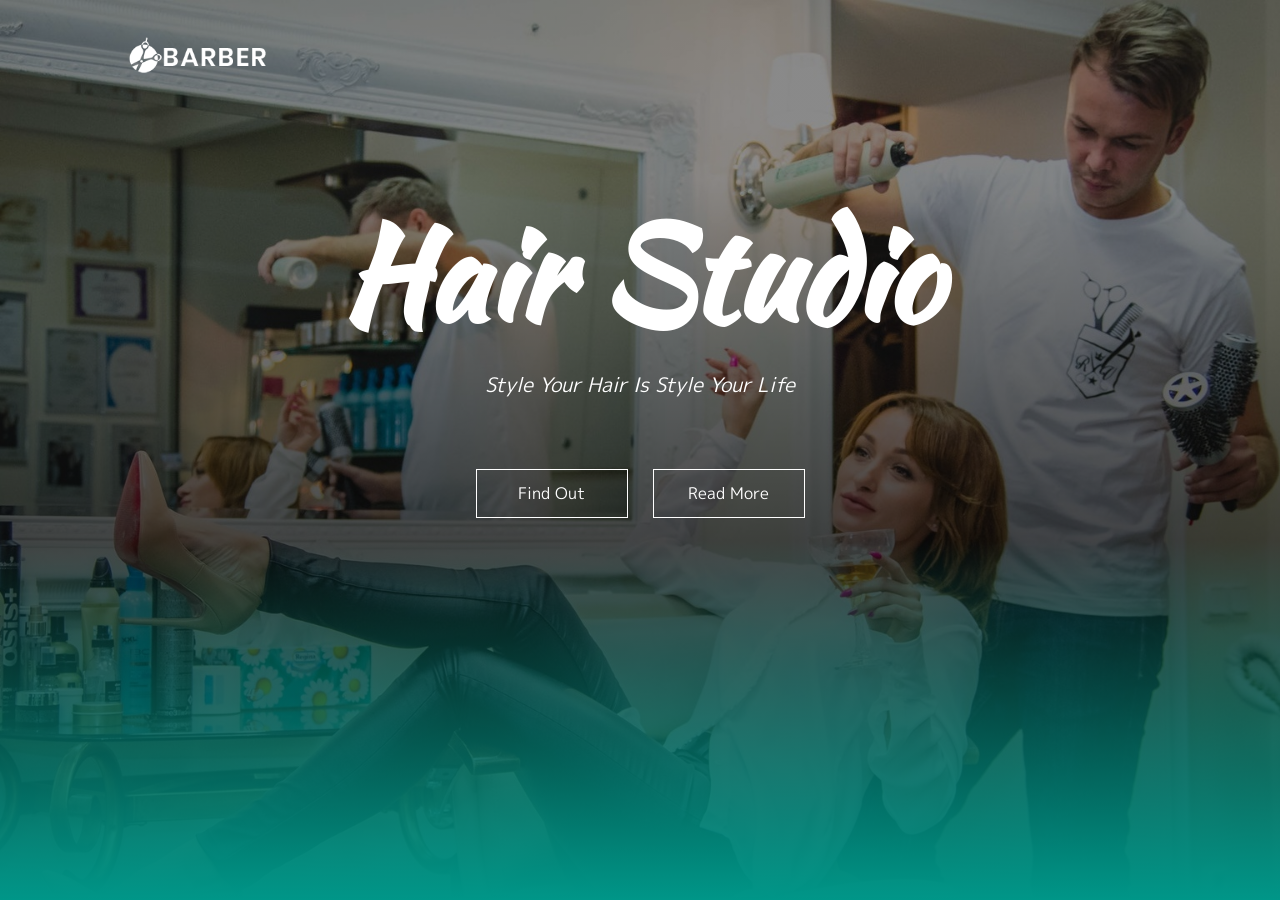
<file: Barber-shop-project/index.html>
<!DOCTYPE html>
<html lang="en">
<head>
    <meta charset="UTF-8">
    <meta http-equiv="X-UA-Compatible" content="IE=edge">
    <meta name="viewport" content="width=device-width, initial-scale=1.0">
    <title>Barber Shop web-design</title>
    <link rel="preconnect" href="https://fonts.gstatic.com">
    <link href="https://fonts.googleapis.com/css2?family=Kaushan+Script&family=M+PLUS+1p:wght@400;500&display=swap" rel="stylesheet">
    <style>
        *{
            margin: 0;
            padding: 0;
            font-family: 'M PLUS 1p', sans-serif;
        }
        .banner{
            background: linear-gradient(rgba(0,0,0,.4) 20%,rgba(0,0,0,.68) 60%, #009688), url(./Barber_Shop_img/banner.jpg);
            background-position: center;
            background-size: cover;
            height: 100vh;
        }
        .logo{
            width: 140px;
            position: absolute;
            top: 4%;
            left: 10%;
        }
        .banner-text{
            text-align: center;
            color: #fff;
            padding-top: 180px;
        }
        .banner-text h1{
            font-size: 130px;
            font-family: 'Kaushan Script', cursive;
        }
        .banner-text p{
            font-size: 20px;
            font-style: italic;
        }
        .banner-btn{
            margin: 70px auto 0;
        }
        .banner-btn a{
            width: 150px;
            display: inline-block;
            text-decoration: none;
            color: #fff;
            border: .5px solid #fff;
            padding: 12px 0;
            margin: 0 10px;
            position: relative;
            z-index: 1;
            transition: .3s;
        }
        .banner-btn a span{
            width: 0%;
            height: 100%;
            background-color: #fff;
            position: absolute;
            top:0;
            left:0;
            z-index: -1;
            transition: .3s;
        }
        .banner-btn a:hover span{
            width: 100%;
        }
        .banner-btn a:hover{
            color: #000;
        }
    </style>
</head>
<body>
    <section class="banner">
        <img class="logo" src="./Barber_Shop_img/logo.png" alt="logo">
        <div class="banner-text">
            <h1>Hair Studio</h1>
            <p>Style Your Hair Is Style Your Life</p>
            <div class="banner-btn">
                <a href="#"><span></span>Find Out</a>
                <a href="#"><span></span>Read More</a>
            </div>
        </div>
    </section>
</body>
</html>
</file>
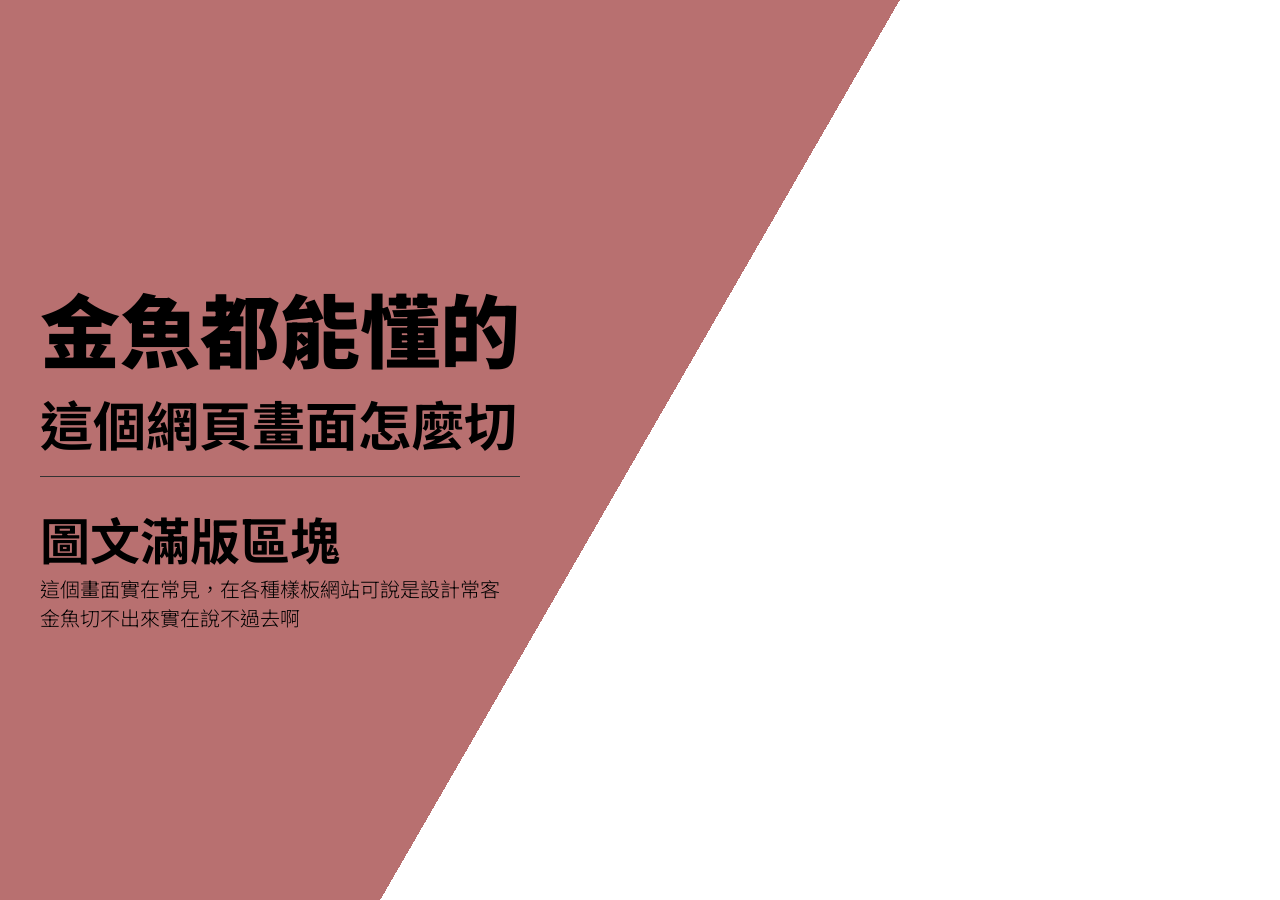
<file: practice-2.html>
<!DOCTYPE html>
<html lang="en">
<head>
    <meta charset="UTF-8">
    <meta http-equiv="X-UA-Compatible" content="IE=edge">
    <meta name="viewport" content="width=device-width, initial-scale=1.0">
    <title>圖文滿版區塊</title>
    <link rel="preconnect" href="https://fonts.gstatic.com">
    <link href="https://fonts.googleapis.com/css2?family=Noto+Sans+TC:wght@300;700;900&display=swap" rel="stylesheet">
    <style type="text/css">
    *{
        margin: 0;
        padding: 0;
        list-style: none;
        font-family: 'Noto Sans TC', sans-serif;
    }
    .banner{
        width: 100%;
        height: 100vh;
        background-color: #ccc;
        background: linear-gradient(120deg, #B87070	50%, transparent 50%) center center / 100% 100%,
        url("https://picsum.photos/seed/picsum/1200/600") right center / auto 100%;

        
    }
    .container{
        width: 1200px;
        height: 100%;
        margin: auto;

    }
    .banner-txt{
        height: 100%;
        display: flex;
        flex-direction: column;
        justify-content: center;
        align-items: flex-start;
    }
    .banner-txt h1{
        font-size: 80px;
        border-bottom: 1px solid #333;
        margin-bottom: 10px;
        font-weight: 900;
    }
    .banner-txt h1 small{
        display: block;
        font-size: 53px;
        margin-bottom: 15px;
        font-weight: 700;
    } 
    .banner-txt h2{
        font-size: 50px;
        margin-top: 15px;
        font-weight: 700;
    }
    .banner-txt p{
        font-size: 20px;
        font-weight: 300;
    }
    </style>

</head>
<body>

    <div class="banner">
        <div class="container">
            <div class="banner-txt">
                <h1>金魚都能懂的
                    <small>
                        這個網頁畫面怎麼切
                    </small>
                </h1>
                <h2>圖文滿版區塊</h2>
                <p>這個畫面實在常見，在各種樣板網站可說是設計常客
                    <br>
                    金魚切不出來實在說不過去啊
                </p>
            </div>
        </div>
    </div>
</body>
</html>
</file>
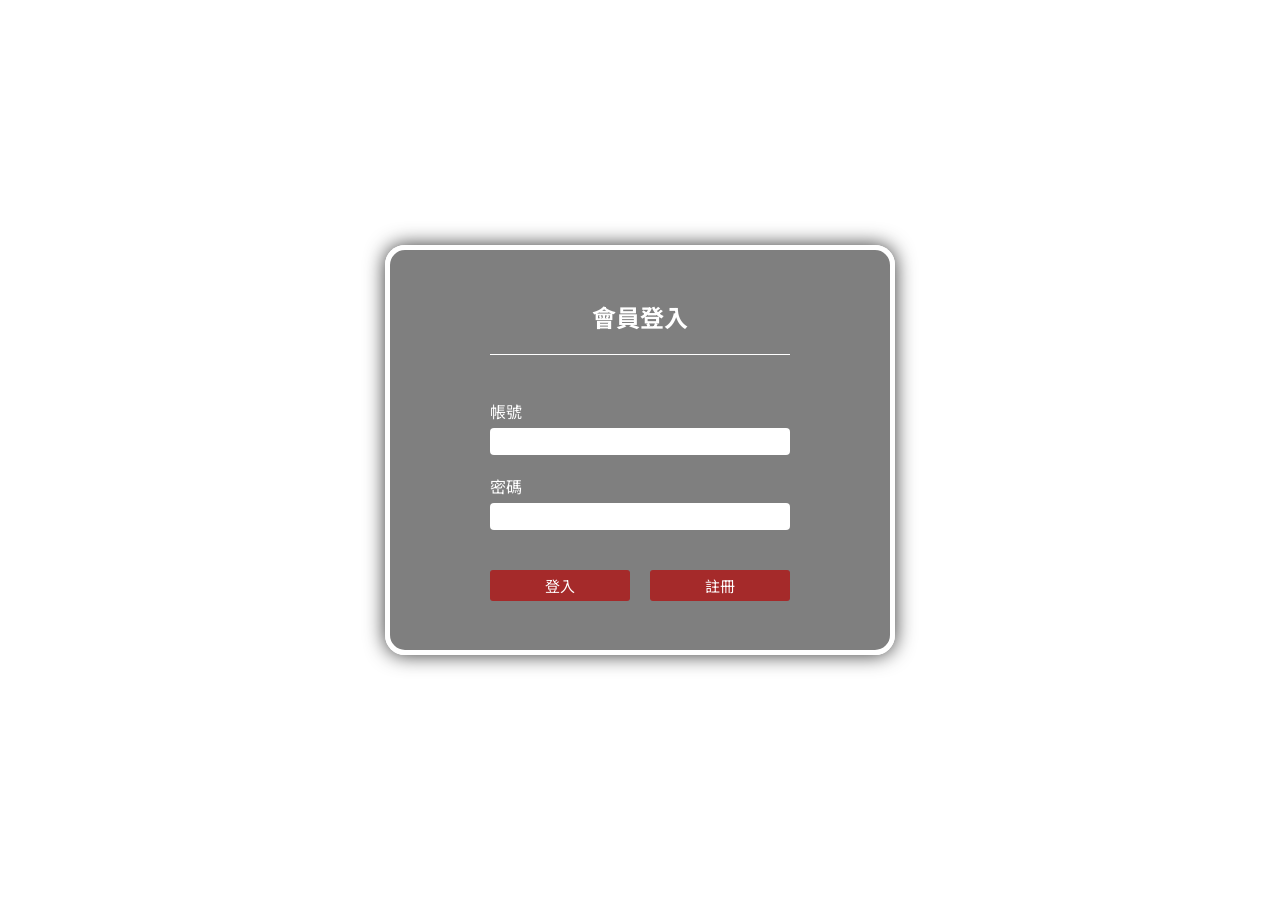
<file: practice-4.html>
<!DOCTYPE html>
<html lang="en">
<head>
    <meta charset="UTF-8">
    <meta http-equiv="X-UA-Compatible" content="IE=edge">
    <meta name="viewport" content="width=device-width, initial-scale=1.0">
    <title>Document</title>
    <link rel="preconnect" href="https://fonts.gstatic.com">
    <link rel="preconnect" href="https://fonts.gstatic.com">
<link href="https://fonts.googleapis.com/css2?family=Noto+Sans+TC:wght@100;700&display=swap" rel="stylesheet">  
    <style>
        *{
            margin: 0;
            padding: 0;
            list-style: none;
            font-family: 'Noto Sans TC', sans-serif;
        }
        html, body{
            height: 100%;
        }
        body{
           background: url(https://picsum.photos/800/600) center / cover; 
            display: flex;
            justify-content: center;
            align-items: center;
        }
        .login{
            width: 500px;
            height: 400px;
            background-color: rgba(0,0,0, .5);
            border: 5px solid #fff;
            border-radius: 20px;
            box-shadow: 0 0 20px rgba(0,0,0,.8);
            backdrop-filter: blur(3px);
            display: flex;
            justify-content: center;
            align-items: center;
        }
        .form{
            width: 300px;
            color: #fff;     
        }
        .form h2{
            margin-bottom: 40px;
            text-align: center;
            padding-bottom: 20px;
            border-bottom: 1px solid #fff;
        }
        .form .group{
            margin-bottom: 15px;
        }
        .form label{
            line-height: 2;
        }
        .form input{
            width: 100%;
            border-radius: 4px;
            border: none;
            line-height: 2;
        }
        .form .btn-group{
            margin-top: 40px;
            font-size: 0;
            text-align: center;
        }
        .form .btn{
            font-size: 15px;
            font-weight: 400;
            width: 140px;
            padding: 5px 0;
            background-color: brown;
            border-radius: 3px;
            border: none;
            color: #fff;
        }
        .btn + .btn{
            margin-left: 20px;
        }
    </style>
</head>
<body>
    <div class="login">
        <div class="form">
            <h2>會員登入</h2>
            <div class="group">
                <label for="user_id">帳號</label>
                <input type="text" name="" id="user_id">
            </div>
            <div class="group">
                <label for="user_password">密碼</label>
                <input type="text" name="" id="user_password">
            </div>
            <div class="btn-group">
                <button class="btn">登入</button>
                <button class="btn">註冊</button>
            </div>
        </div>
    </div>
</body>
</html>
</file>
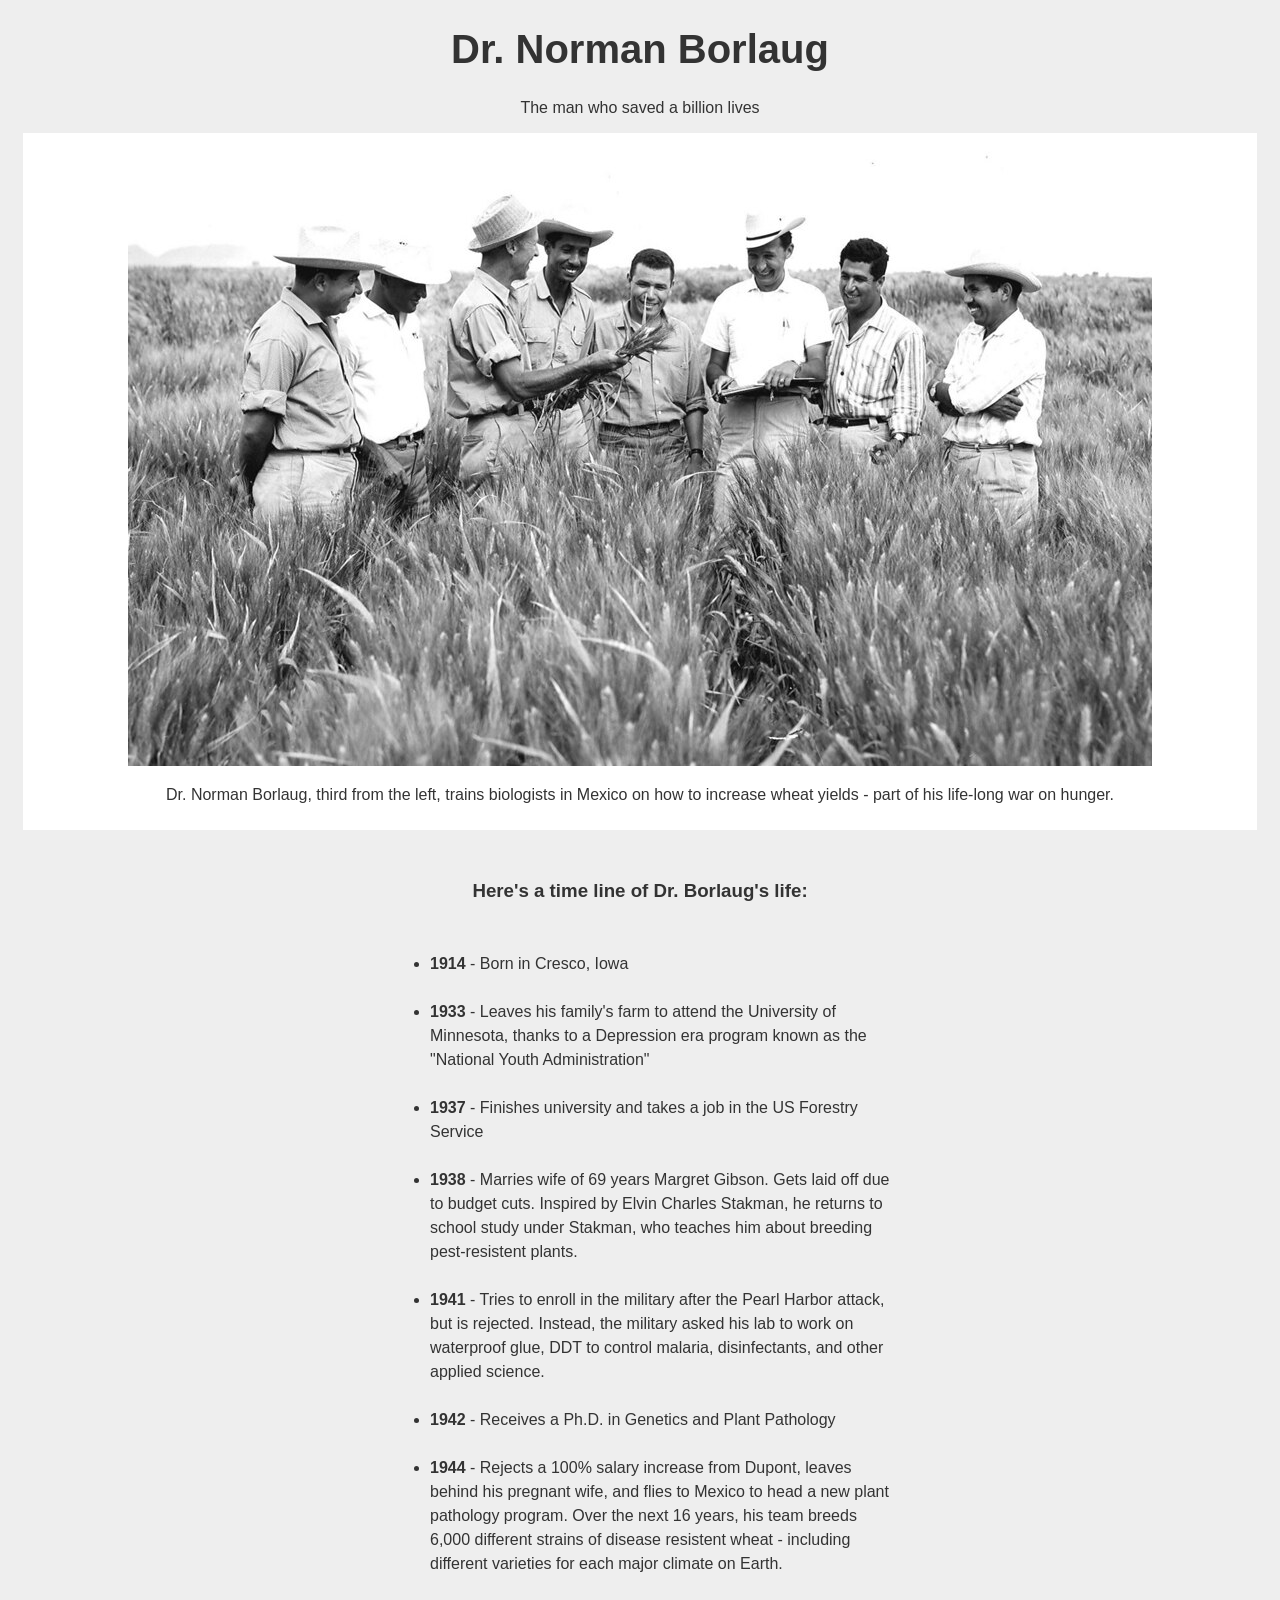
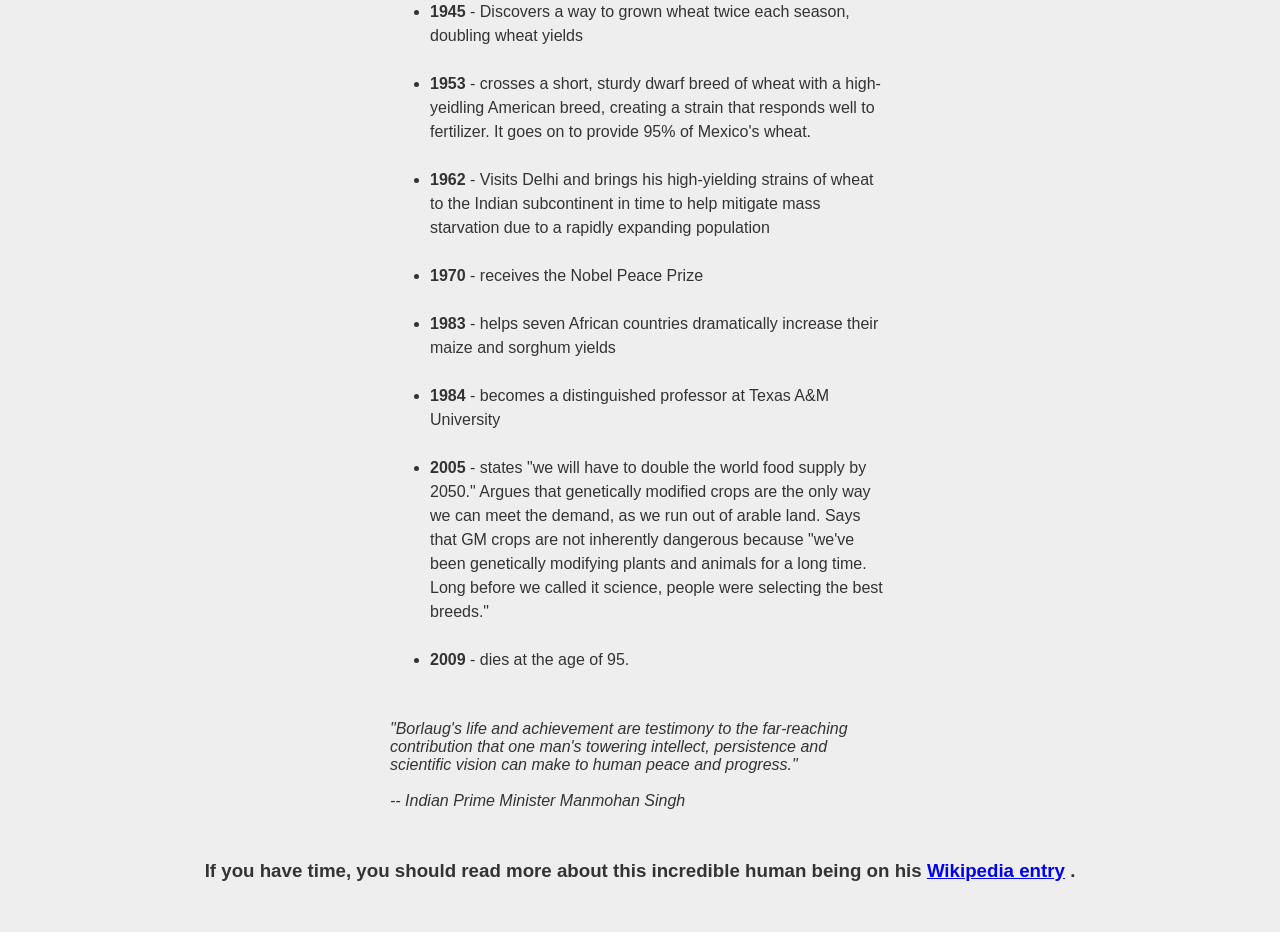
<file: tribute.html>
<!DOCTYPE html>
<html lang="en">
<head>
    <meta charset="UTF-8">
    <meta http-equiv="X-UA-Compatible" content="IE=edge">
    <meta name="viewport" content="width=, initial-scale=1.0">
    <title>Document</title>
    <style>
        body{
            font-family: -apple-system, BlinkMacSystemFont, 'Segoe UI', 'Roboto',
    'Helvetica Neue', Arial, sans-serif;
            background-color: #eee;
            color: #333
        }
    /* css selector */
        h1, p, h3{
            text-align: center;
        }
        h1{
            font-size: 2.5em;
        }
        #cover-block{
            margin: 0 15px 0 15px;
            background-color: #fff;
            padding: 10px;
            text-align: center;

        }
        #cover-block img{
            max-width: 97%;
        }
        h3{
            margin: 50px 0 50px 0;
        }
        #ul-block{
            /* line-height: 1.5em;*/
            max-width: 500px;
            margin: 0 auto 0 auto;
        }
        li{
            margin: 0 0 1.5em 0;
            line-height: 1.5em; 
        }
        #quote-block{
            max-width: 500px;
            margin: 3em auto 3em auto;
            /*text-align: left;*/          
        }
    </style>
</head>
<body>
    <h1>Dr. Norman Borlaug</h1>
    <p>The man who saved a billion lives</p>

    <div id='cover-block'>
        <img src="./img/tribute-image.jpg" alt="tribute-img">
    <p>Dr. Norman Borlaug, third from the left, trains biologists in Mexico on how to increase wheat yields - part of his life-long war on hunger.</p>
    </div>

    <h3>Here's a time line of Dr. Borlaug's life:</h3>
    
    <div id='ul-block'>
        <ul>
        <li><b>1914</b> - Born in Cresco, Iowa</li>
        <li><b>1933</b> - Leaves his family's farm to attend the University of Minnesota, thanks to a Depression era program known as the "National Youth Administration"</li>
        <li><b>1937</b> - Finishes university and takes a job in the US Forestry Service</li>
        <li><b>1938</b> - Marries wife of 69 years Margret Gibson. Gets laid off due to budget cuts. Inspired by Elvin Charles Stakman, he returns to school study under Stakman, who teaches him about breeding pest-resistent plants.</li>
        <li><b>1941</b> - Tries to enroll in the military after the Pearl Harbor attack, but is rejected. Instead, the military asked his lab to work on waterproof glue, DDT to control malaria, disinfectants, and other applied science.</li>
        <li><b>1942</b> - Receives a Ph.D. in Genetics and Plant Pathology</li>
        <li><b>1944</b> - Rejects a 100% salary increase from Dupont, leaves behind his pregnant wife, and flies to Mexico to head a new plant pathology program. Over the next 16 years, his team breeds 6,000 different strains of disease resistent wheat - including different varieties for each major climate on Earth.</li>
        <li><b>1945</b> - Discovers a way to grown wheat twice each season, doubling wheat yields</li>
        <li><b>1953</b> - crosses a short, sturdy dwarf breed of wheat with a high-yeidling American breed, creating a strain that responds well to fertilizer. It goes on to provide 95% of Mexico's wheat.</li>
        <li><b>1962</b> - Visits Delhi and brings his high-yielding strains of wheat to the Indian subcontinent in time to help mitigate mass starvation due to a rapidly expanding population</li>
        <li><b>1970</b> - receives the Nobel Peace Prize</li>
        <li><b>1983</b> - helps seven African countries dramatically increase their maize and sorghum yields</li>
        <li><b>1984</b> - becomes a distinguished professor at Texas A&M University</li>
        <li><b>2005</b> - states "we will have to double the world food supply by 2050." Argues that genetically modified crops are the only way we can meet the demand, as we run out of arable land. Says that GM crops are not inherently dangerous because "we've been genetically modifying plants and animals for a long time. Long before we called it science, people were selecting the best breeds."</li>
        <li><b>2009</b> - dies at the age of 95.</li>
    </ul>
    </div>

    <div id='quote-block'>
    <i>"Borlaug's life and achievement are testimony to the far-reaching contribution that one man's towering intellect, persistence and scientific vision can make to human peace and progress."</i>
    <br><br>
    <i>-- Indian Prime Minister Manmohan Singh</i>
    </div>

    <h3><b>If you have time, you should read more about this incredible human being on his <a href="https://en.wikipedia.org/wiki/Norman_Borlaug" target="blank"> Wikipedia entry</a> .</b></h3>
</body>
</html>
</file>
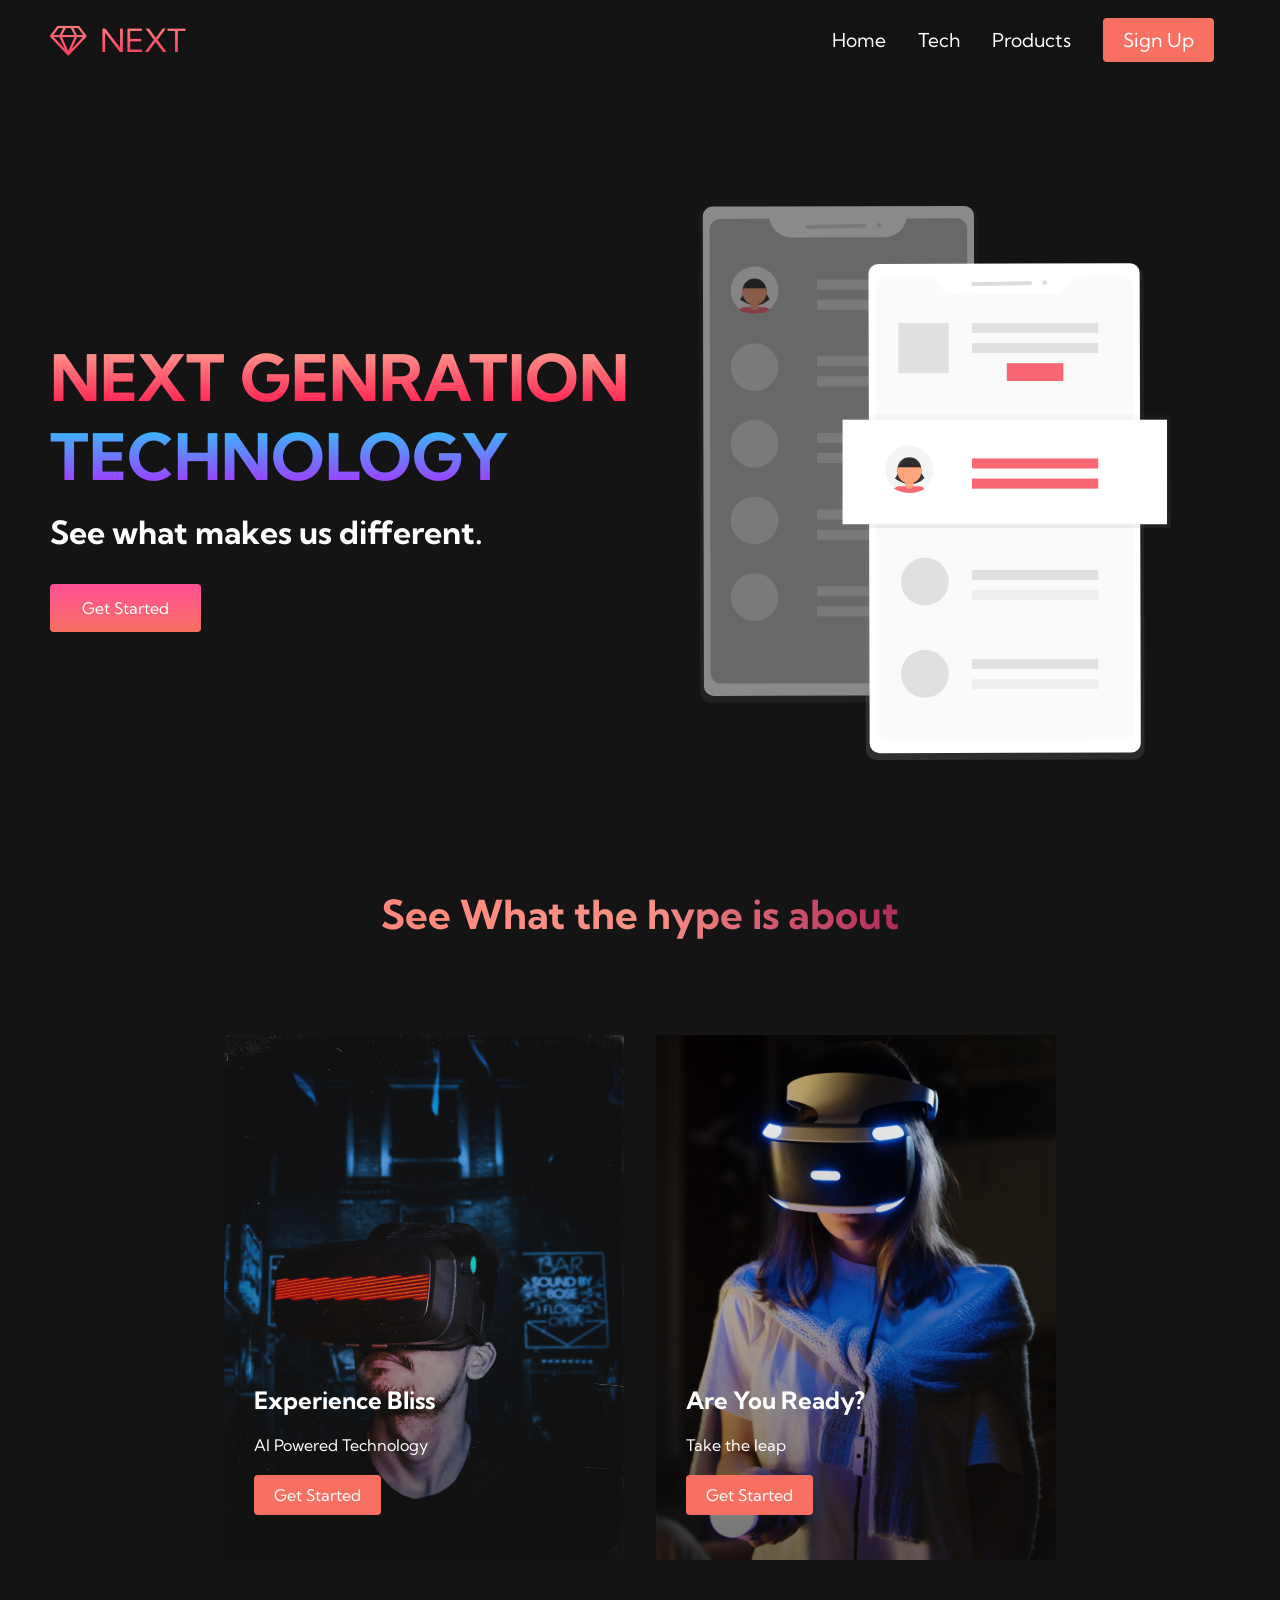
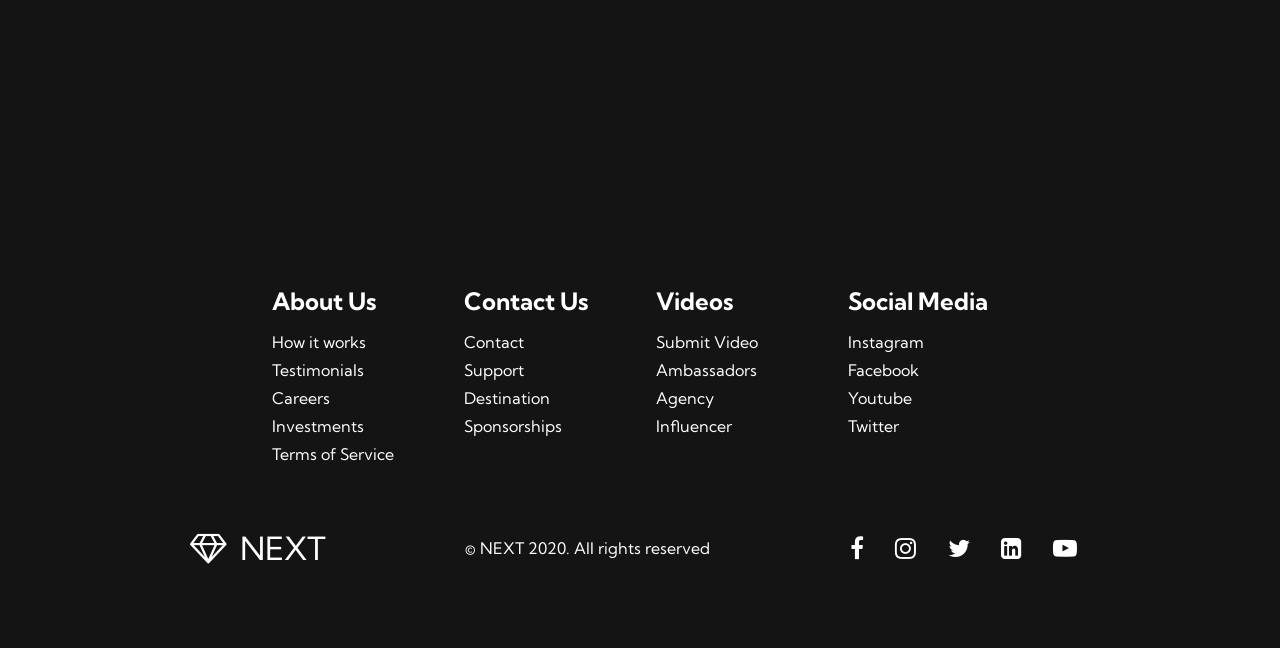
<file: Next-Tech-project/Next-Tech.html>
<!DOCTYPE html>
<html lang="en">
<head>
    <meta charset="UTF-8">
    <meta http-equiv="X-UA-Compatible" content="IE=edge">
    <meta name="viewport" content="width=device-width, initial-scale=1.0">
    <title>Next-Tech-Project</title>
    <link rel="stylesheet" href="https://maxcdn.bootstrapcdn.com/font-awesome/4.7.0/css/font-awesome.min.css">
    <link rel="preconnect" href="https://fonts.googleapis.com">
    <link rel="preconnect" href="https://fonts.gstatic.com" crossorigin>
    <link href="https://fonts.googleapis.com/css2?family=Kumbh+Sans:wght@400;700&display=swap" rel="stylesheet">
    <style>
        *{
            box-sizing: border-box;
            margin: 0;
            padding: 0;
            font-family: 'Kumbh Sans', sans-serif;
        }
        .navbar{
            background: #131313;
            height: 80px;
            display: flex;
            justify-content: center;
            align-items: center;
            font-size: 1.2rem;
            position: sticky;
            top: 0;
            z-index: 999;
            /*999是為了讓navbar永遠都在最上方*/
        }
        .navbar_container{
            display: flex;
            justify-content: space-between;
            height: 80px;
            z-index: 1;
            width: 100%;
            max-width: 1300px;
            margin: 0 auto;
            padding: 0 50px;
        }
        #navbar_logo{
            background-color: #ff8177;
            background-image: linear-gradient(to top, #ff0844 0%, #ffb199 100%);
            background-size: 100%;
            -webkit-background-clip: text;
            -moz-background-clip: text;
            /*-webkit-text-fill-color: transparent;*/
            /*-moz-text-fill-color: transparent;*/
            color: transparent;
            display: flex;
            align-items: center;
            cursor: pointer;
            text-decoration: none;
            font-size: 2rem;
        }
        .fa{
            margin-right: .8rem;
        }
        .navbar_menu{
            display: flex;
            align-items: center;
            list-style: none;
            text-align: center;
        }
        .navbar_item{
           height: 80px;  
        }
        .navbar_links{
            color: #fff;
            display: flex;
            justify-content: center;
            align-items: center;
            text-decoration: none;
            padding: 0 1rem;
            height: 100%;
        }
        .navbar_btn{
            display: flex;
            justify-content: center;
            align-items: center;
            padding: 0 1rem;
            width: 100%;
        }
        .button{
            display: flex;
            justify-content: center;
            align-items: center;
            text-decoration: none;
            padding: 10px 20px;
            width: 100%;
            height: 100%;
            border: none;
            outline: none;
            border-radius: 4px;
            background-color: #f77062;
            color: #fff;
        }
        .button:hover{
            background-color: #c23222;
            transition: all .3s ease;
        }
        .navbar_links:hover{
            color: #f77062;
            transition: all .3s ease;
        }
        @media screen and (max-width: 960px) {
            .navbar_container{
                display: flex;
                justify-content: space-between;
                height: 80px;
                z-index: 1;
                width: 100%;
                max-width: 1300px;
                padding: 0;
            }
            .navbar_menu{
                display: grid;
                grid-template-columns: auto; 
                margin: 0;
                width: 100%;
                position: absolute;
                top: -1000px;
                opacity: 0;
                transition: all .5s ease;
                height: 50vh;
                z-index: -1;
                background: #131313;
            }
            .navbar_menu.active{
                background: #131313;
                top: 100%;
                opacity: 1;
                transition: all 0.5s ease;
                z-index: 99;
                height: 50vh;
                font-size: 1.6rem;
            }
            #navbar_logo{
                padding-left: 25px;
            }
            .navbar_toggle .bar{
                width: 25px;
                height: 3px;
                margin: 5px auto;
                transition: all .3s ease-in-out;
                background: #fff;
            }
            .navbar_item{
                width: 100%;
            }
            .navbar_links{
                text-align: center;
                padding: 2rem;
                width: 100%;
                display: table;
            }
            #mobile-menu{
                position:absolute;
                top: 20%;
                right: 5%;
                transform: translate(5%, 20%);
            }
            .navbar_btn{
                padding-bottom: 1rem;
            }
            .button{
                display: flex;
                justify-content: center;
                align-items: center;
                width: 80%;
                height: 80px;
                margin: 0;
            }
            .navbar_toggle .bar{
                display: block;
                cursor: pointer;
            }
            #mobile-menu.is-active .bar:nth-child(2){
                opacity:0;
            }
            #mobile-menu.is-active .bar:nth-child(1){
                transform: translateY(8px) rotate(45deg);
            }
            #mobile-menu.is-active .bar:nth-child(3){
                transform: translateY(-8px) rotate(-45deg);
            }
        }

        /*-- Hero Section--*/

        .main{
            background: #141414;
        }
        .main_container{
            display:grid;
            grid-template-columns: 1fr 1fr;
            align-items: center;
            justify-self: center;
            margin: 0 auto;
            height: 90vh;
            background-color: #141414;
            z-index: 1;
            width: 100%;
            max-width: 1300px;
            padding: 0 50px;
        }
        .main_content h1{
            font-size: 4rem;
            background-color: #ff8177;
            background-image: linear-gradient(to top, #ff0844 0%,#ffb199 100% );
            background-size: 100%;
            -webkit-background-clip: text;
            -moz-background-clip: text;
            color: transparent;
        }
        .main_content h2{
            font-size: 4rem;
            background-color: #ff8177;
            background-image: linear-gradient(to top, #b721ff 0%,#21d4fd 100% );
            background-size: 100%;
            -webkit-background-clip: text;
            -moz-background-clip: text;
            color: transparent;
        }
        .main_content p{
            margin-top: 1rem;
            font-size: 2rem;
            font-weight: 700;
            color: #fff;
        }
        .main_btn{
            font-size: 1rem;
            background-image: linear-gradient(to top, #f77062 0%, #fe5196 100%);
            padding: 14px 32px;
            border: none;
            border-radius: 4px;
            color: #fff;
            margin-top: 2rem;
            cursor: pointer;
            position: relative;
            transition: all .35s;
            outline: none;
        }
        .main_btn a{
            position: relative;
            z-index: 2;
            color: #fff;
            text-decoration: none;
        }
        .main_btn:after{
            position: absolute;
            content: '';
            top: 0;
            left: 0;
            width: 0;
            height: 100%;
            background: #4837ff;
            border-radius: 4px;
            transition: all .35s;
        }
        .main_btn:hover:after{
            width: 100%;
        }
        .main_img_container{
            text-align: center;
        }
        #main_img{
            height: 80%;
            width: 80%;
        }
        @media screen and (max-width: 768px){
            .main_container{
                display: grid;
                grid-template-columns: auto;
                align-items: center;
                justify-self: center;
                width: 100%;
                margin: 0 auto;
                height: 90vh;
            }
            .main_content{
                text-align: center;
                margin-bottom: 4rem;
            }
            .main_content h1{
                font-size: 2.5rem;
                margin-top: 2rem;
            }
            .main_content h2{
                font-size: 3rem;
            }
            .main_content p{
                margin-top: 1rem;
                font-size: 1.5rem;
            }
        }

        @media screen and (max-width: 480px){
            .main_content h1{
                font-size: 2rem;
                margin-top: 3rem;
            }
            .main_content h2{
                font-size: 2rem;
            }
            .main_content p{
                margin-top: 2rem;
                font-size: 1.5rem;
            }
            .main_btn{
                padding: 12px 36px;
                margin: 2.5rem 0;
            }
        }

        /*-- Service Section --*/

        .services{
            background: #141414;
            display: flex;
            flex-direction: column;
            align-items: center;
            height: 100vh;
        }
        .services h1{
            background-color: #ff8177;
            background-image: linear-gradient(to right, 
            #ff8177 0%,
            #ff867a 0%,
            #ff8c7f 21%,
            #f99185 52%,
            #cf556c 78%,
            #b12a5b 100%);
            background-size: 100%;
            -webkit-background-clip: text;
            -moz-background-clip: text;
            color: transparent;
            margin-bottom: 5rem;
            font-size: 2.5rem;
        }
        .services_container{
            display: flex;
            justify-content: center;
            flex-wrap: wrap;
        }
        .services_card{
            margin: 1rem;
            height: 525px;
            width: 400px;
            border-radius: 4px;
            background-image: linear-gradient(to bottom, rgba(0,0,0,0) 0%, rgba(17,17,17,.6) 100%),
            url(./images/pic3.jpg);
            background-size: cover;
            color: #fff;
            position: relative;
        }
        .services_card:nth-child(2){
            background-image: linear-gradient(to bottom, rgba(0,0,0,0) 0%, rgba(17,17,17,.6) 100%),
            url(./images/pic4.jpg);
        }
        .services h2{
            position: absolute;
            top: 350px;
            left: 30px;
        }
        .services_card p{
            position: absolute;
            top: 400px;
            left: 30px;
        }
        .services_card button{
            color: #fff;
            padding: 10px 20px;
            border: none;
            outline: none;
            border-radius: 4px;
            background: #f77062;
            position: absolute;
            top: 440px;
            left: 30px;
            font-size: 1rem;
            cursor: pointer;
        }
        .services_card:hover{
            transform: scale(1.075);
            transition: 0.2s ease-in;
            cursor: pointer;
        }

        @media screen and (max-width: 960px){
            .services{
                height: 1600px;
            }
            .services h1{
                font-size: 2rem;
                margin-top: 12rem;
            }
        }
        @media screen and (max-width: 480px){
            .services{
                height: 1400px;
            }
            .services h1{
                font-size: 1.2rem;
            }
            .services_card{
                width: 300px;
            }
        }

        /*--Footer--*/

        .footer_container{
            background-color: #141414;
            padding: 5rem 0;
            display: flex;
            flex-direction: column;
            justify-content: center;
            align-items: center;
        }
        #footer_logo{
            color: #fff;
            text-decoration: none;
            font-size: 2rem;
            display: flex;
            align-items: center;
            cursor: pointer;
        }
        .footer_links{
            width: 100%;
            max-width: 1000px;
            display: flex;
            justify-content: center;
        }
        .footer_link-wrapper{
            display: flex;
        }
        .footer_link-items{
            display: flex;
            flex-direction: column;
            align-items: flex-start;
            margin: 16px;
            text-align: left;
            width: 160px;
            box-sizing: border-box;
        }
        .footer_link-items h2{
            margin-bottom: 16px;
        }
        .footer_link-items > h2{
            color: #fff;
        }
        .footer_link-items a{
            color: #fff;
            text-decoration: none;
            margin-bottom: 0.5rem;
        }
        .footer_link-items a:hover{
            color: #f77062;
            transition: .3s ease-in;
        }

        /*--Social Icon--*/

        .social_icon-link{
            color: #fff;
            font-size: 24px;
        }
        .social_media{
            max-width: 1000px;
            width: 100%;
        }
        .social_media-wrap{
            display: flex;
            justify-content: space-between;
            align-items: center;
            width: 90%;
            max-width: 1000px;
            margin: 40px auto 0 auto;
        }
        .social_icons {
            display: flex;
            justify-content: space-between;
            align-items: center;
            width: 240px;
        }
        /*.social_logo{
            color: #fff;
            justify-self: flex-start;
            display: flex; 
            align-items: center;
            margin-left: 20px;
            margin-bottom: 16px;
            font-size: 2rem;
            cursor: pointer;
        }*/
        .website_right{
            color: #fff;
        }

        @media screen and (max-width: 820px) {
            .footer_links{
                padding: 2rem;
            }
            #footer_logo{
                margin-bottom: 2rem;
            }
            .website_right{
                margin-bottom: 2rem;
            }
            .footer_link-wrapper{
                flex-direction: column;
            }
            .social_media-wrap{
                flex-direction: column;
            }
        }
        @media screen and (max-width: 480px) {
            .footer_link-items{
                margin: 0;
                padding: 10px;
                width: 100%;
            }
        }
        
    </style>
</head>
<body>
    <!--Nav Section-->

    <nav class="navbar">
        <div class="navbar_container">
            <a href="" id="navbar_logo"><i class="fa fa-diamond"></i>NEXT</a>

            <!--漢堡-->
            <div class="navbar_toggle" id="mobile-menu">
                <span class="bar"></span>
                <span class="bar"></span>
                <span class="bar"></span>
            </div>

            <ul class="navbar_menu">
                <li class="navbar_item">
                    <a href="/" class="navbar_links">Home</a>
                </li>
                <li class="navbar_item">
                    <a href="/" class="navbar_links">Tech</a>
                </li>
                <li class="navbar_item">
                    <a href="/" class="navbar_links">Products</a>
                </li>
                <li class="navbar_btn">
                    <a href="/" class="button">Sign Up</a>
                </li>
            </ul>
        </div>
    </nav>

    <!-- Hero Section -->

    <div class="main">
        <div class="main_container">
            <div class="main_content">
                <h1>NEXT GENRATION</h1>
                <h2>TECHNOLOGY</h2>
                <p>See what makes us different.</p>
                <button class="main_btn">
                    <a href="#">Get Started</a>
                </button>
            </div>
            <div class="main_img_container">
                <img src="./images/pic1.svg" alt="pic" id="main_img">
            </div>
        </div>
    </div>

    <!-- Service Section-->

    <div class="services">
        <h1>See What the hype is about</h1>
        <div class="services_container">
            <div class="services_card">
                <h2>Experience Bliss</h2>
                <p>AI Powered Technology</p>
                <button>Get Started</button>
            </div>
            <div class="services_card">
                <h2>Are You Ready?</h2>
                <p>Take the leap</p>
                <button>Get Started</button>
            </div>
        </div>
    </div>

    <!--Footer Section-->
    <div class="footer_container">
        <div class="footer_links">
            <div class="footer_link-wrapper">
                <div class="footer_link-items">
                    <h2>About Us</h2>
                    <a href="/">How it works</a>
                    <a href="/">Testimonials</a>
                    <a href="/">Careers</a>
                    <a href="/">Investments</a>
                    <a href="/">Terms of Service</a>
                </div>
                <div class="footer_link-items">
                    <h2>Contact Us</h2>
                    <a href="/">Contact</a>
                    <a href="/">Support</a>
                    <a href="/">Destination</a>
                    <a href="/">Sponsorships</a>
                </div>
            </div>
            <div class="footer_link-wrapper">
                <div class="footer_link-items">
                    <h2>Videos</h2>
                    <a href="/">Submit Video</a>
                    <a href="/">Ambassadors</a>
                    <a href="/">Agency</a>
                    <a href="/">Influencer</a>
                </div>
                <div class="footer_link-items">
                    <h2>Social Media</h2>
                    <a href="/">Instagram</a>
                    <a href="/">Facebook</a>
                    <a href="/">Youtube</a>
                    <a href="/">Twitter</a>
                </div>
            </div>
        </div>
        <div class="social_media">
            <div class="social_media-wrap">
                <div class="footer_logo">
                    <a href="/" id="footer_logo"><i class="fa fa-diamond"></i>NEXT</a>
                </div>
                <p class="website_right">&copy; NEXT 2020. All rights reserved</p>
                <div class="social_icons">
                    <a href="" class="social_icon-link" target="_blank">
                        <i class="fa fa-facebook"></i>
                    </a>
                    <a href="" class="social_icon-link" target="_blank">
                        <i class="fa fa-instagram"></i>
                    </a>
                    <a href="" class="social_icon-link" target="_blank">
                        <i class="fa fa-twitter"></i>
                    </a>
                    <a href="" class="social_icon-link" target="_blank">
                        <i class="fa fa-linkedin-square"></i>
                    </a>
                    <a href="" class="social_icon-link" target="_blank">
                        <i class="fa fa-youtube-play"></i>
                    </a>
                </div>
            </div>
        </div>
    </div>

    <script>
        const menu = document.querySelector('#mobile-menu')
        const menuLinks = document.querySelector('.navbar_menu')

        menu.addEventListener('click', function(){
            menu.classList.toggle('is-active');
            menuLinks.classList.toggle('active');
        })
    </script>
</body>
</html>
</file>
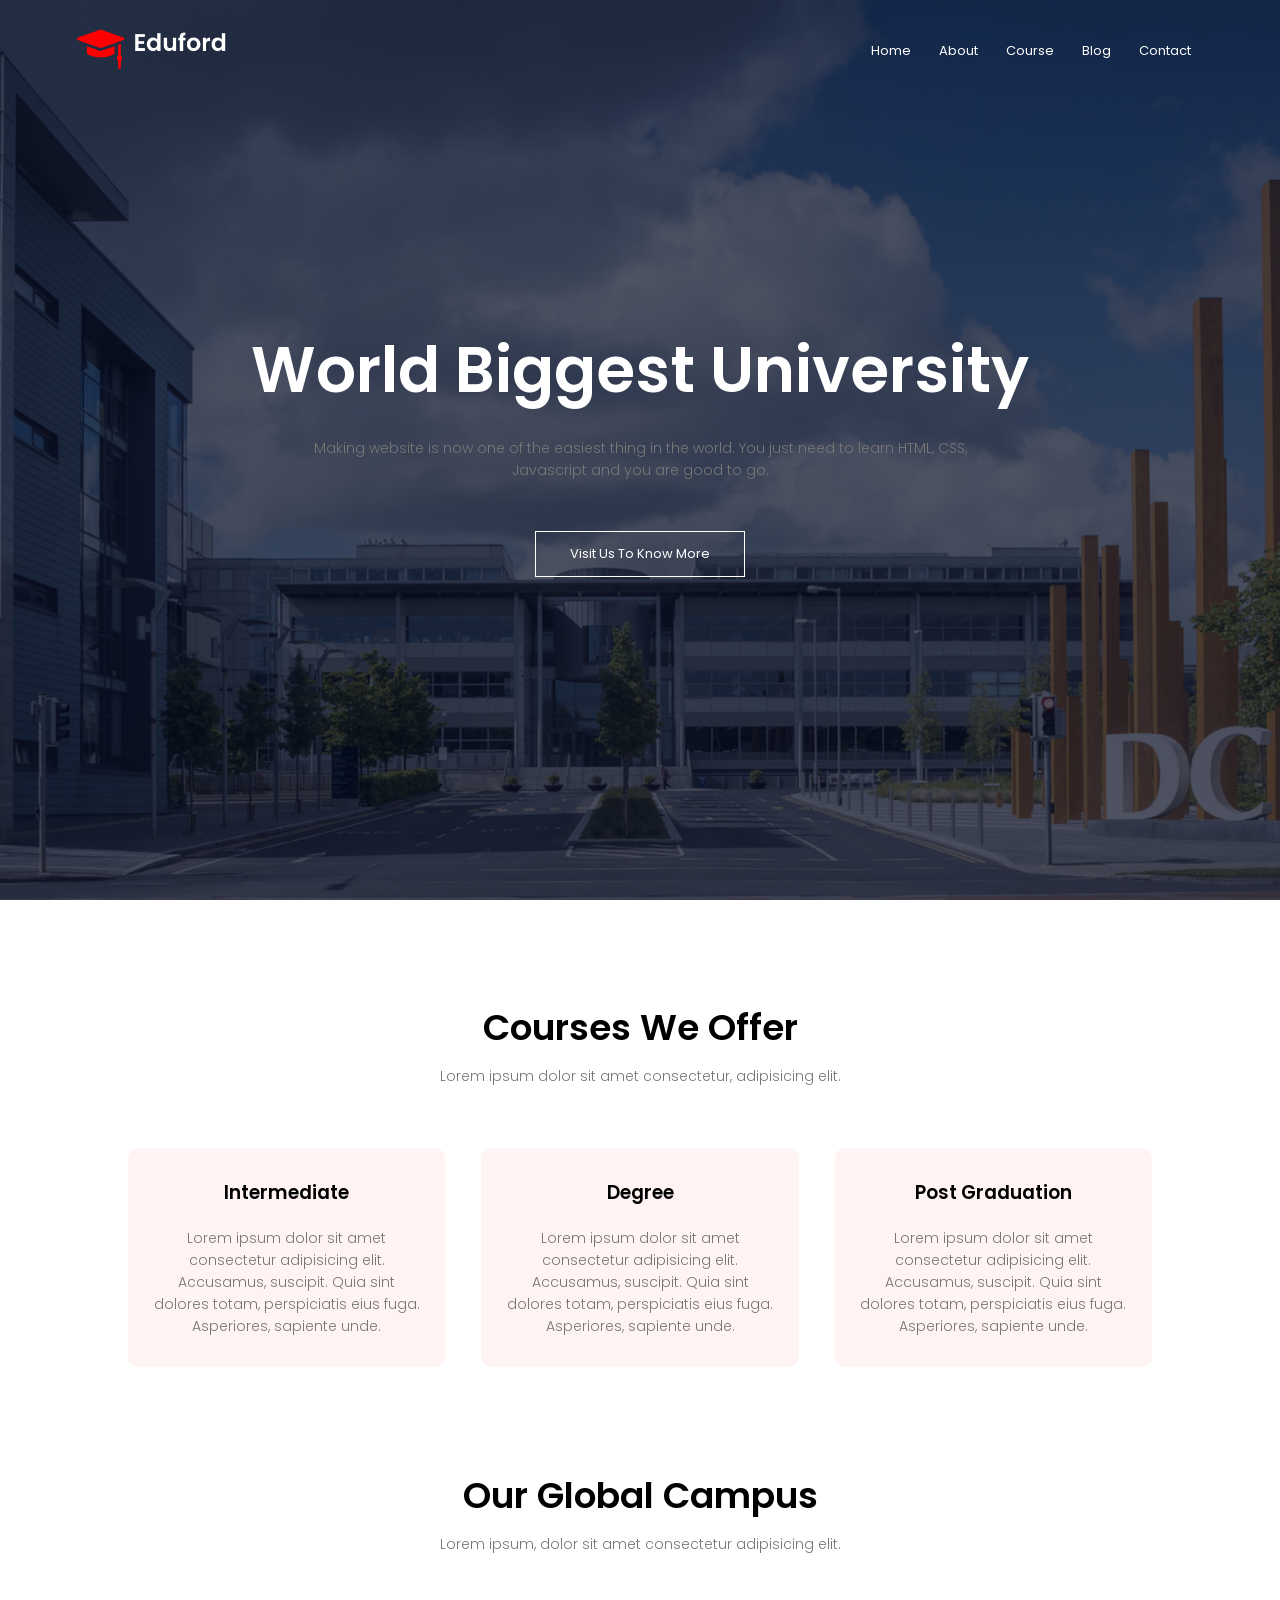
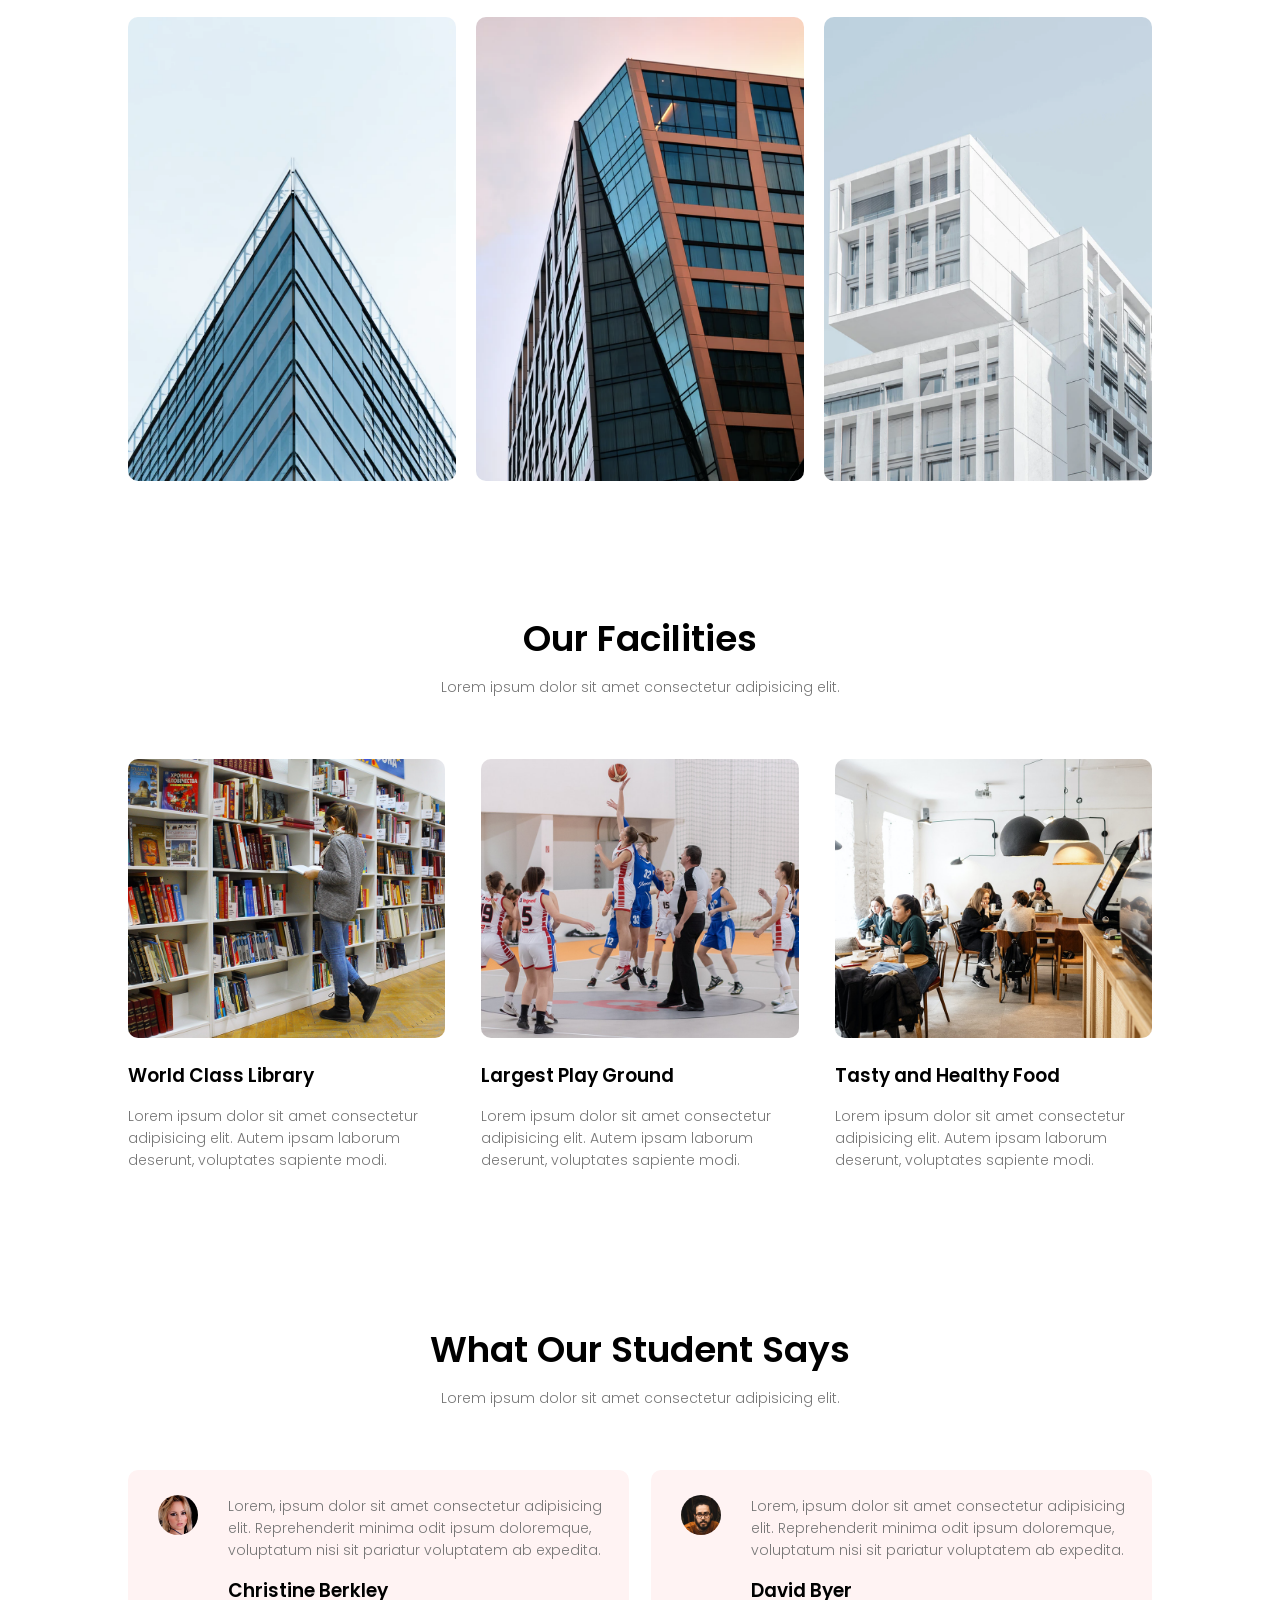
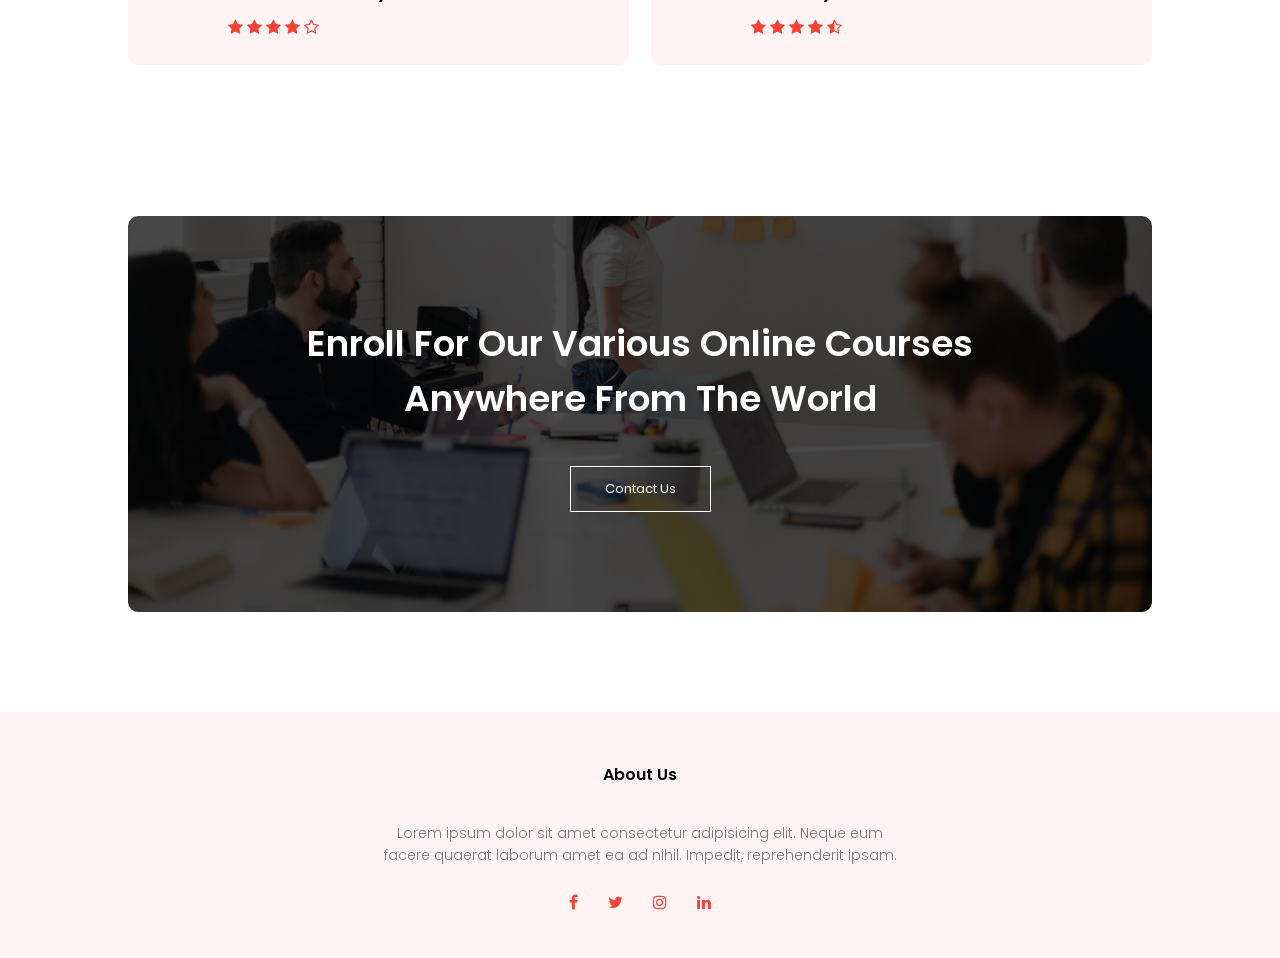
<file: University-Website-project/University-Website.html>
<!DOCTYPE html>
<html lang="en">
<head>
    <meta charset="UTF-8">
    <meta http-equiv="X-UA-Compatible" content="IE=edge">
    <meta name="viewport" content="width=device-width, initial-scale=1.0">
    <title>University-Website</title>
    <link rel="stylesheet" href="style.css">
    <link rel="preconnect" href="https://fonts.googleapis.com">
    <link rel="preconnect" href="https://fonts.gstatic.com" crossorigin>
    <link href="https://fonts.googleapis.com/css2?family=Poppins:wght@100;200;300;400;600;700&display=swap" rel="stylesheet">
    <link rel="stylesheet" href="https://maxcdn.bootstrapcdn.com/font-awesome/4.7.0/css/font-awesome.min.css">
</head>
<body>
    <section class="header">
        <nav>
            <a href="University-Website.html"><img src="./eduford_img/logo.png" alt="University-logo"></a>
            <div class="nav-links" id="navLinks">
                <i class="fa fa-times" onclick="hideMenu()"></i>
                <ul>
                    <li><a href="">Home</a></li>
                    <li><a href="">About</a></li>
                    <li><a href="">Course</a></li>
                    <li><a href="">Blog</a></li>
                    <li><a href="">Contact</a></li>
                </ul>
            </div>
            <i class="fa fa-bars" onclick="showMenu()"></i>
        </nav>
        <div class="text-box">
            <h1>World Biggest University</h1>
            <p>Making website is now one of the easiest thing in the world. You just need to learn HTML, CSS, <br>Javascript and you are good to go.</p>
            <a href="#" class="hero-btn">Visit Us To Know More</a>
        </div>
    </section>
     
    <!----- Course ----->
    <section class="course">
        <h1>Courses We Offer</h1>
        <p>Lorem ipsum dolor sit amet consectetur, adipisicing elit.</p>
        <div class="row">
            <div class="course-col">
                <h3>Intermediate</h3>
                <p>Lorem ipsum dolor sit amet consectetur adipisicing elit. Accusamus, suscipit. Quia sint dolores totam, perspiciatis eius fuga. Asperiores, sapiente unde.</p>
            </div>
            <div class="course-col">
                <h3>Degree</h3>
                <p>Lorem ipsum dolor sit amet consectetur adipisicing elit. Accusamus, suscipit. Quia sint dolores totam, perspiciatis eius fuga. Asperiores, sapiente unde.</p>
            </div>
            <div class="course-col">
                <h3>Post Graduation</h3>
                <p>Lorem ipsum dolor sit amet consectetur adipisicing elit. Accusamus, suscipit. Quia sint dolores totam, perspiciatis eius fuga. Asperiores, sapiente unde.</p>
            </div>
        </div>
    </section>

    <!----- campus ----->

    <section class="campus">
        <h1>Our Global Campus</h1>
        <p>Lorem ipsum, dolor sit amet consectetur adipisicing elit.</p>
        <div class="row">
            <div class="campus-col">
                <img src="./eduford_img/london.png" alt="London">
                <div class="layer">
                    <h3>London</h3>
                </div>
            </div>
            <div class="campus-col">
                <img src="./eduford_img/newyork.png" alt="New York">
                <div class="layer">
                    <h3>NEW YORK</h3>
                </div>
            </div>
            <div class="campus-col">
                <img src="./eduford_img/washington.png" alt="Washington">
                <div class="layer">
                    <h3>WASHINGTON</h3>
                </div>
            </div>
        </div>
    </section>

    <!----- Facilities ------>
    <section class="facilities">
        <h1>Our Facilities</h1>
        <p>Lorem ipsum dolor sit amet consectetur adipisicing elit.</p>
        <div class="row">
            <div class="facilities-col">
                <img src="./eduford_img/library.png" alt="library">
                <h3>World Class Library</h3>
                <p>Lorem ipsum dolor sit amet consectetur adipisicing elit. Autem ipsam laborum deserunt, voluptates sapiente modi.</p>
            </div>
            <div class="facilities-col">
                <img src="./eduford_img/basketball.png" alt="basketball">
                <h3>Largest Play Ground</h3>
                <p>Lorem ipsum dolor sit amet consectetur adipisicing elit. Autem ipsam laborum deserunt, voluptates sapiente modi.</p>
            </div>
            <div class="facilities-col">
                <img src="./eduford_img/cafeteria.png" alt="cafeteria">
                <h3>Tasty and Healthy Food</h3>
                <p>Lorem ipsum dolor sit amet consectetur adipisicing elit. Autem ipsam laborum deserunt, voluptates sapiente modi.</p>
            </div>
        </div>
    </section>

    <!----- Testimonial ----->

    <section class="testimonial">
        <h1>What Our Student Says </h1>
        <p>Lorem ipsum dolor sit amet consectetur adipisicing elit.</p>
        <div class="row">
            <div class="testimonial-col">
                <img src="./eduford_img/user1.jpg" alt="user1">
                <div>
                    <p>Lorem, ipsum dolor sit amet consectetur adipisicing elit. Reprehenderit minima odit ipsum doloremque, voluptatum nisi sit pariatur voluptatem ab expedita.</p>
                    <h3>Christine Berkley</h3>
                    <i class="fa fa-star"></i>
                    <i class="fa fa-star"></i>
                    <i class="fa fa-star"></i>
                    <i class="fa fa-star"></i>
                    <i class="fa fa-star-o"></i>
                </div>
            </div>
            <div class="testimonial-col">
                <img src="./eduford_img/user2.jpg" alt="user2">
                <div>
                    <p>Lorem, ipsum dolor sit amet consectetur adipisicing elit. Reprehenderit minima odit ipsum doloremque, voluptatum nisi sit pariatur voluptatem ab expedita.</p>
                    <h3>David Byer</h3>
                    <i class="fa fa-star"></i>
                    <i class="fa fa-star"></i>
                    <i class="fa fa-star"></i>
                    <i class="fa fa-star"></i>
                    <i class="fa fa-star-half-o"></i>
                </div>
            </div>
        </div>
    </section>

    <!------ Call To Action ------->

    <section class="cta">
        <h1>Enroll For Our Various Online Courses<br>Anywhere From The World</h1>
        <a href="#" class="hero-btn">Contact Us</a>
    </section>

    <!----- Footer ------>
    <section class="footer">
        <h4>About Us</h4>
        <p>Lorem ipsum dolor sit amet consectetur adipisicing elit. Neque eum<br>facere quaerat laborum amet ea ad nihil. Impedit, reprehenderit ipsam.</p>
        <div class="icon">
            <i class="fa fa-facebook"></i>
            <i class="fa fa-twitter"></i>
            <i class="fa fa-instagram"></i>
            <i class="fa fa-linkedin"></i>
        </div>
    </section>


    <!-----Javascript for Toggle Menu----->

    <script>
        var navLinks = document.getElementById("navLinks");

        function showMenu(){
            navLinks.style.right = "0";
        }
        function hideMenu(){
            navLinks.style.right = "-200px";
        }
    </script>
</body>
</html>
</file>
<file: University-Website-project/style.css>
*{
    margin: 0;
    padding: 0;
    font-family: 'Poppins', sans-serif;
}
.header{
    min-height: 100vh;
    width: 100%;
    background-image: linear-gradient(rgba(4,9,30,0.7), rgba(4,9,30,0.7)), url(./eduford_img/banner.png);
    background-position: center;
    background-size: cover;
    position:relative;
}
nav{
    display: flex;
    justify-content: space-between;
    padding: 2% 6%;
    align-items: center;
}
nav img{
    width: 150px;
}
.nav-links{
    flex: 1;
    text-align: right;
}
.nav-links ul li{
    list-style: none;
    display: inline-block;
    padding: 8px 12px;
    position: relative;
    
}
.nav-links ul li a{
    color: #fff;
    text-decoration: none;
    font-size: 13px;
}
.nav-links ul li::after{
    content: '';
    width: 0%;
    height: 2px;
    background: #f44336;
    display: block;
    margin: auto;
    transition: 0.3s ease-in;
}
.nav-links ul li:hover::after{
    width: 100%;
}
.text-box{
    width: 90%;
    color: #fff;
    position: absolute;
    top: 50%;
    left: 50%;
    transform: translate(-50%, -50%);
    text-align: center;
}
.text-box h1{
    font-size: 63px;
}
.text-box p{
    font-size: 14px;
    margin: 10px 0 40px;
}
.hero-btn{
    display: inline-block;
    color: #fff;
    text-decoration: none;
    border: 1px solid #fff;
    padding: 12px 34px;
    font-size: 13px;
    background: transparent;
    /*position: relative;*/
    cursor: pointer;
}
.hero-btn:hover{
    border: 1px solid #f44336;
    background: #f44336;
    opacity: 0.85;
    transition: .3s ease-in-out;
}
nav .fa{
    display: none;
}

@media screen and (max-width: 700px) {
    .text-box h1{
        font-size: 20px;
    }
    .nav-links ul li{
        display: block;
        padding: 20px;
    }
    .nav-links{
        height: 100vh;
        width: 200px;
        background: #f44336;
        position: absolute;
        top: 0;
        right: -200px;
        z-index: 2;
        text-align: left;
        transition: .5s ease-in-out;
    }
    nav .fa{
        display: block;
        color: #fff;
        margin: 10px;
        font-size: 22px;
        cursor: pointer;
    }

}

/*----- Course ------*/
.course{
    width: 80%;
    margin: auto;
    text-align: center;
    padding-top: 100px;
}
h1{
    font-size: 36px;
    font-weight: 600;
}
p{
    color: #777;
    font-size: 14px;
    font-weight: 300;
    line-height: 22px;
    padding: 10px;
}
.row{
    margin-top: 5%;
    display: flex;
    justify-content: space-between;
}
.course-col{
    flex-basis: 31%;
    background: #fff3f3;
    border-radius: 10px;
    box-sizing: border-box;
    padding: 20px 12px;
    margin-bottom: 5%;
    transition: .5s ease-in;
}
h3{
    text-align: center;
    font-weight: 600;
    margin: 10px 0;
}
.course-col:hover{
    box-shadow: 0 0 20px 0px rgba(0,0,0,.2);
}
@media screen and (max-width: 700px) {
    .row{
        flex-direction: column;
    }
}

/* ---- campus ---- */

.campus{
    width: 80%;
    margin: auto;
    text-align: center;
    padding-top: 50px;
}
.campus-col{
    flex-basis: 32%;
    border-radius: 10px;
    margin-bottom: 30px;
    position: relative;
    overflow: hidden;
}
.campus-col img{
    width: 100%;
    display: block;
}
.layer{
    background: transparent;
    height: 100%;
    width: 100%;
    position: absolute;
    left: 0;
    top: 0;
    transition: .5s;
}
.layer:hover{
    background: rgba(226,0,0,.66);
}
.layer h3{
    width: 100%;
    font-weight: 500;
    color: #fff;
    font-size: 26px;
    position: absolute;
    bottom: 0;
    left: 50%;
    transform: translateX(-50%);
    opacity: 0;
    transition: .5s ease-in-out;
}
.layer:hover h3{
    bottom: 49%;
    opacity: 1;
}

/*---- Facilities ----*/
.facilities{
    width: 80%;
    margin: auto;
    padding-top: 100px;
    text-align: center;
}
.facilities-col{
    flex-basis: 31%;
    border-radius: 10px;
    margin-bottom: 5%;
    text-align: left;
}
.facilities-col img{
    width: 100%;
    border-radius: 10px;
}
.facilities-col h3{
    text-align: left;
    margin-top: 16px;
    margin-bottom: 15px;
}
.facilities-col p{
    padding: 0;
}

/*----- testimonial ------*/
.testimonial{
    width: 80%;
    margin: auto;
    text-align: center;
    padding-top: 100px;
}
.testimonial-col{
    flex-basis: 44%;
    border-radius: 10px;
    margin-bottom: 5%;
    text-align: left;
    background: #fff3f3;
    padding: 25px;
    cursor: pointer;
    display: flex;
}
.testimonial-col img{
    height: 40px;
    border-radius: 50%;
    margin-left: 5px;
    margin-right: 30px;
}
.testimonial-col p{
    padding: 0;
}
.testimonial-col h3{
    margin-top: 15px;
    text-align: left;
}
.testimonial-col .fa{
    color: #f44336;
}

@media screen and (max-width: 700px) {
    .testimonial-col img{
        margin-left: 0px;
        margin-right: 15px;
    }
}

/*----- Call to Action -----*/
.cta{
    margin: 100px auto;
    width: 80%;
    text-align: center;
    border-radius: 10px;
    background-image:linear-gradient(rgba(0,0,0,.7), rgba(0,0,0,.7)) ,url(./eduford_img/banner2.jpg);
    background-position: center;
    background-size: cover;
    padding: 100px 0;
}
.cta h1{
    color: #fff;
    margin-bottom: 40px;
    padding: 0;
}

@media screen and(max-width: 700px) {
    .cta h1{
        font-size: 20px;
    }
}

/*---- Footer ----*/
.footer{
    width: 100%;
    text-align: center;
    padding: 30px 0;
    background-color:#fff3f3 ;
}
.footer h4{
    font-weight: 600;
    margin-bottom: 25px;
    margin-top: 20px;
}
.icon .fa{
    margin: 0 13px;
    color: #f44336;
    padding: 18px 0;
    cursor: pointer;
}

@media screen and(max-width: 700px) {
    .footer h4{
        font-size: 20px;
    }
}
</file>
